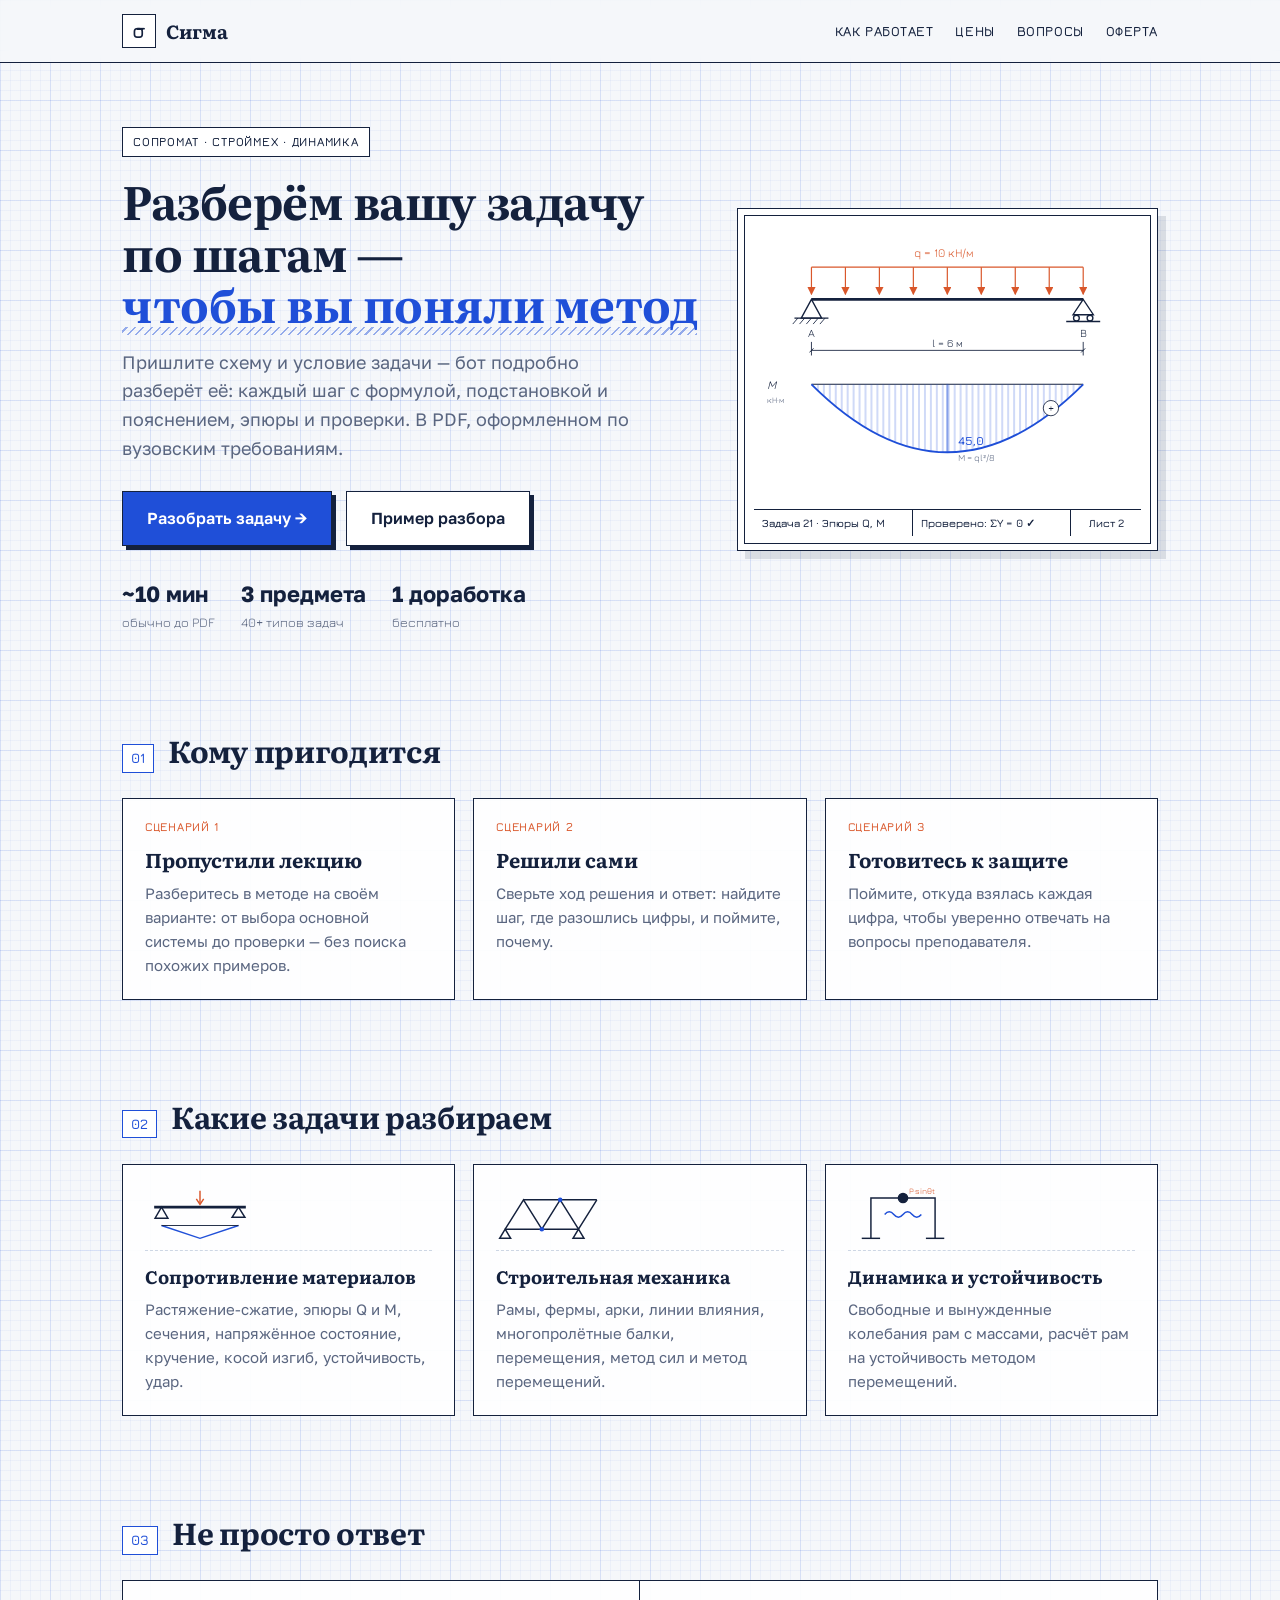
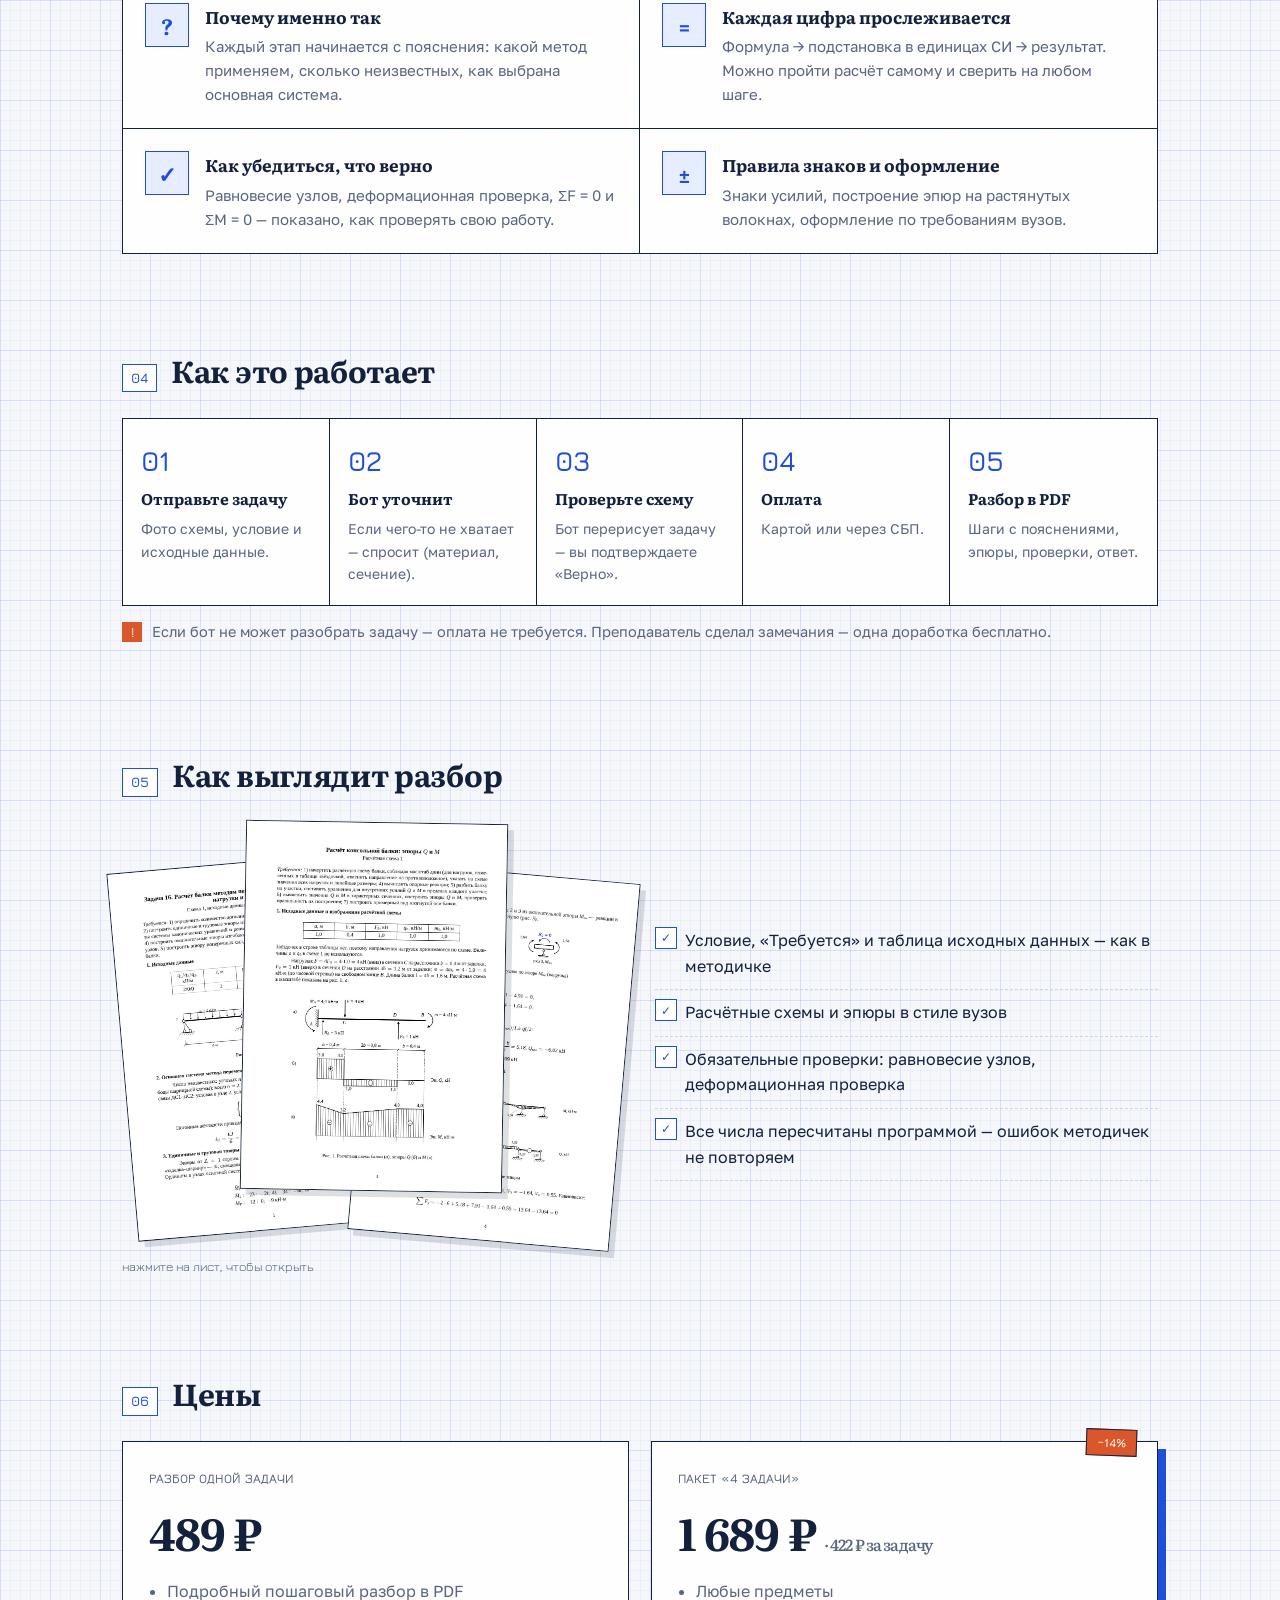
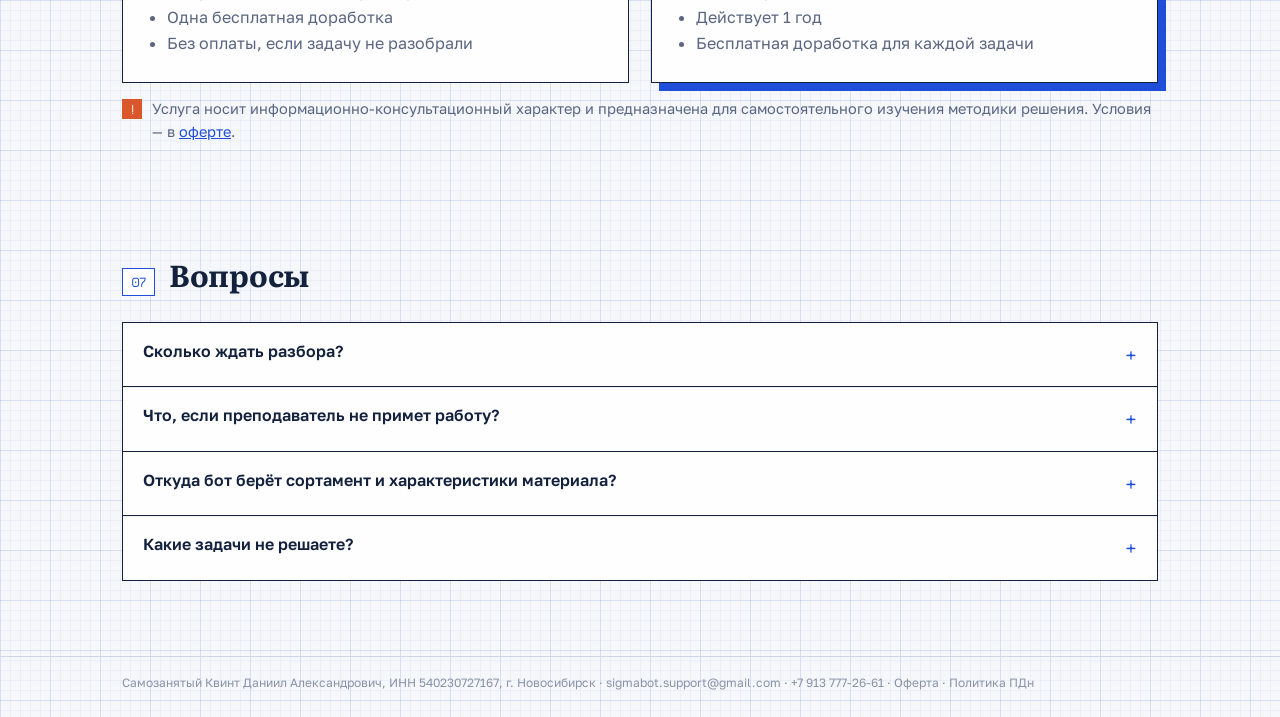
<file: index.html>
<!DOCTYPE html>
<html lang="ru">
<head>
<meta charset="utf-8">
<meta name="viewport" content="width=device-width, initial-scale=1">
<title>Сигма — пошаговые разборы задач по сопромату, строймеху и динамике</title>
<meta name="description" content="Telegram-бот: пошаговый разбор и оформление решения учебных задач по сопротивлению материалов, строительной механике, динамике и устойчивости сооружений в PDF.">
<link rel="stylesheet" href="style.css">
</head>
<body>

<header><div class="wrap">
  <a class="logo" href="#"><span class="sig">σ</span>Сигма</a>
  <nav><a href="#how">Как работает</a><a href="#prices">Цены</a><a href="#faq">Вопросы</a><a href="oferta.html">Оферта</a></nav>
</div></header>

<div class="wrap">
  <!-- HERO -->
  <div class="hero">
    <div>
      <span class="tag">Сопромат · Строймех · Динамика</span>
      <h1>Разберём вашу задачу по шагам — <em>чтобы вы поняли метод</em></h1>
      <p>Пришлите схему и условие задачи — бот подробно разберёт её: каждый шаг с формулой, подстановкой и пояснением, эпюры и проверки. В PDF, оформленном по вузовским требованиям.</p>
      <div class="cta">
        <a class="btn" href="https://t.me/sigma_reshatel_bot">Разобрать задачу →</a>
        <a class="btn ghost" href="#example">Пример разбора</a>
      </div>
      <div class="facts">
        <div><b>~10 мин</b>обычно до PDF</div>
        <div><b>3 предмета</b>40+ типов задач</div>
        <div><b>1 доработка</b>бесплатно</div>
      </div>
    </div>

    <div class="sheet" aria-label="Пример: балка и эпюра изгибающих моментов">
      <svg viewBox="0 0 460 330" fill="none" stroke="#14213d" stroke-width="1.6" font-family="Jura, sans-serif">
        <defs>
          <pattern id="hatch" width="7" height="7" patternUnits="userSpaceOnUse">
            <line x1="0" y1="0" x2="0" y2="7" stroke="#1f4fd8" stroke-width="1"/>
          </pattern>
          <marker id="ah" viewBox="0 0 10 10" refX="9" refY="5" markerWidth="7" markerHeight="7" orient="auto"><path d="M0 0L10 5L0 10z" fill="#d9572b" stroke="none"/></marker>
          <marker id="dim" viewBox="0 0 10 10" refX="5" refY="5" markerWidth="8" markerHeight="8" orient="auto"><path d="M2 8L8 2" stroke="#14213d" stroke-width="1.4"/></marker>
        </defs>

        <!-- load q -->
        <g class="fade f1">
          <line x1="70" y1="52" x2="390" y2="52" stroke="#d9572b"/>
          <g class="arrow" stroke="#d9572b" stroke-width="1.4">
            <line x1="70" y1="52" x2="70" y2="84" marker-end="url(#ah)"/>
            <line x1="110" y1="52" x2="110" y2="84" marker-end="url(#ah)"/>
            <line x1="150" y1="52" x2="150" y2="84" marker-end="url(#ah)"/>
            <line x1="190" y1="52" x2="190" y2="84" marker-end="url(#ah)"/>
            <line x1="230" y1="52" x2="230" y2="84" marker-end="url(#ah)"/>
            <line x1="270" y1="52" x2="270" y2="84" marker-end="url(#ah)"/>
            <line x1="310" y1="52" x2="310" y2="84" marker-end="url(#ah)"/>
            <line x1="350" y1="52" x2="350" y2="84" marker-end="url(#ah)"/>
            <line x1="390" y1="52" x2="390" y2="84" marker-end="url(#ah)"/>
          </g>
          <text x="225" y="40" fill="#d9572b" stroke="none" font-size="14" text-anchor="middle">q = 10 кН/м</text>
        </g>

        <!-- beam -->
        <line class="draw" x1="70" y1="90" x2="390" y2="90" stroke-width="3.2"/>
        <!-- supports -->
        <g class="fade f1">
          <path d="M70 90 L58 112 L82 112 Z" fill="#fff"/>
          <line x1="50" y1="112" x2="90" y2="112"/>
          <path d="M54 112l-6 7M62 112l-6 7M70 112l-6 7M78 112l-6 7M86 112l-6 7" stroke-width="1"/>
          <path d="M390 90 L378 108 L402 108 Z" fill="#fff"/>
          <circle cx="382" cy="112" r="3.4" fill="#fff"/><circle cx="398" cy="112" r="3.4" fill="#fff"/>
          <line x1="370" y1="116" x2="410" y2="116"/>
          <text x="66" y="134" stroke="none" fill="#14213d" font-size="13">A</text>
          <text x="386" y="134" stroke="none" fill="#14213d" font-size="13">B</text>
        </g>
        <!-- dimension -->
        <g class="fade f1" stroke-width="1">
          <line x1="70" y1="140" x2="70" y2="156"/><line x1="390" y1="140" x2="390" y2="156"/>
          <line x1="70" y1="150" x2="390" y2="150" marker-start="url(#dim)" marker-end="url(#dim)"/>
          <text x="230" y="146" stroke="none" fill="#14213d" font-size="12.5" text-anchor="middle">l = 6 м</text>
        </g>

        <!-- M diagram -->
        <line x1="70" y1="190" x2="390" y2="190" stroke-width="1.2"/>
        <path class="draw d2" d="M70 190 Q230 350 390 190" stroke="#1f4fd8" stroke-width="2.2"/>
        <path class="fade f2" d="M70 190 Q230 350 390 190 Z" fill="url(#hatch)" stroke="none" opacity=".55"/>
        <line class="draw d3" x1="230" y1="190" x2="230" y2="270" stroke="#1f4fd8" stroke-width="1.2" stroke-dasharray="4 3"/>
        <g class="fade f3" stroke="none">
          <text x="242" y="262" fill="#1f4fd8" font-size="14" font-weight="600">45,0</text>
          <text x="242" y="280" fill="#5a6680" font-size="11">M = ql²/8</text>
          <text x="18" y="196" fill="#14213d" font-size="14" font-style="italic">M</text>
          <text x="18" y="212" fill="#5a6680" font-size="10">кН·м</text>
          <circle cx="352" cy="218" r="9" fill="#fff" stroke="#14213d" stroke-width="1"/>
          <text x="352" y="222.5" fill="#14213d" font-size="13" text-anchor="middle">+</text>
        </g>
      </svg>
      <div class="stamp"><div>Задача 21 · Эпюры Q, M</div><div>Проверено: ΣY = 0 ✓</div><div>Лист 2</div></div>
    </div>
  </div>

  <!-- WHO -->
  <section id="who">
    <div class="sec-head"><span class="num">01</span><h2>Кому пригодится</h2></div>
    <div class="grid3">
      <div class="card who"><div class="sc">сценарий 1</div><h3>Пропустили лекцию</h3><p>Разберитесь в методе на своём варианте: от выбора основной системы до проверки — без поиска похожих примеров.</p></div>
      <div class="card who"><div class="sc">сценарий 2</div><h3>Решили сами</h3><p>Сверьте ход решения и ответ: найдите шаг, где разошлись цифры, и поймите, почему.</p></div>
      <div class="card who"><div class="sc">сценарий 3</div><h3>Готовитесь к защите</h3><p>Поймите, откуда взялась каждая цифра, чтобы уверенно отвечать на вопросы преподавателя.</p></div>
    </div>
  </section>

  <!-- SUBJECTS -->
  <section id="subjects">
    <div class="sec-head"><span class="num">02</span><h2>Какие задачи разбираем</h2></div>
    <div class="grid3">
      <div class="card">
        <div class="ico"><svg viewBox="0 0 120 60" fill="none" stroke="#14213d" stroke-width="1.6">
          <line x1="10" y1="22" x2="110" y2="22" stroke-width="3"/>
          <path d="M18 22l-7 12h14z" fill="#fff"/><path d="M102 22l-7 11h14z" fill="#fff"/>
          <path d="M60 4v14" stroke="#d9572b"/><path d="M56 13l4 6 4-6" stroke="#d9572b"/>
          <path d="M18 42 L60 56 L102 42" stroke="#1f4fd8"/><line x1="18" y1="42" x2="102" y2="42" stroke-width="1"/>
        </svg></div>
        <h3>Сопротивление материалов</h3>
        <p>Растяжение-сжатие, эпюры Q и M, сечения, напряжённое состояние, кручение, косой изгиб, устойчивость, удар.</p>
      </div>
      <div class="card">
        <div class="ico"><svg viewBox="0 0 120 60" fill="none" stroke="#14213d" stroke-width="1.6">
          <path d="M10 46 L30 14 L50 46 L70 14 L90 46 L110 14"/>
          <line x1="10" y1="46" x2="90" y2="46"/><line x1="30" y1="14" x2="110" y2="14"/>
          <path d="M10 46l-6 10h12z" fill="#fff"/><path d="M90 46l-6 10h12z" fill="#fff"/>
          <circle cx="50" cy="46" r="2.5" fill="#1f4fd8" stroke="none"/><circle cx="70" cy="14" r="2.5" fill="#1f4fd8" stroke="none"/>
        </svg></div>
        <h3>Строительная механика</h3>
        <p>Рамы, фермы, арки, линии влияния, многопролётные балки, перемещения, метод сил и метод перемещений.</p>
      </div>
      <div class="card">
        <div class="ico"><svg viewBox="0 0 120 60" fill="none" stroke="#14213d" stroke-width="1.6">
          <path d="M25 56 V12 H95 V56"/><line x1="15" y1="56" x2="35" y2="56"/><line x1="85" y1="56" x2="105" y2="56"/>
          <circle cx="60" cy="12" r="5" fill="#14213d"/>
          <path d="M40 30 q5 -6 10 0 t10 0 t10 0 t10 0" stroke="#1f4fd8"/>
          <text x="66" y="8" font-size="9" fill="#d9572b" stroke="none" font-family="Jura">P·sinθt</text>
        </svg></div>
        <h3>Динамика и устойчивость</h3>
        <p>Свободные и вынужденные колебания рам с массами, расчёт рам на устойчивость методом перемещений.</p>
      </div>
    </div>
  </section>

  <!-- WHY -->
  <section id="why">
    <div class="sec-head"><span class="num">03</span><h2>Не просто ответ</h2></div>
    <div class="why">
      <div class="why-item"><div class="wi">?</div><div><h3>Почему именно так</h3><p>Каждый этап начинается с пояснения: какой метод применяем, сколько неизвестных, как выбрана основная система.</p></div></div>
      <div class="why-item"><div class="wi">=</div><div><h3>Каждая цифра прослеживается</h3><p>Формула → подстановка в единицах СИ → результат. Можно пройти расчёт самому и сверить на любом шаге.</p></div></div>
      <div class="why-item"><div class="wi">✓</div><div><h3>Как убедиться, что верно</h3><p>Равновесие узлов, деформационная проверка, ΣF&nbsp;=&nbsp;0 и ΣM&nbsp;=&nbsp;0 — показано, как проверять свою работу.</p></div></div>
      <div class="why-item"><div class="wi">±</div><div><h3>Правила знаков и оформление</h3><p>Знаки усилий, построение эпюр на растянутых волокнах, оформление по требованиям вузов.</p></div></div>
    </div>
  </section>

  <!-- HOW -->
  <section id="how">
    <div class="sec-head"><span class="num">04</span><h2>Как это работает</h2></div>
    <div class="steps">
      <div class="step"><div class="n">01</div><h4>Отправьте задачу</h4><p>Фото схемы, условие и исходные данные.</p></div>
      <div class="step"><div class="n">02</div><h4>Бот уточнит</h4><p>Если чего-то не хватает — спросит (материал, сечение).</p></div>
      <div class="step"><div class="n">03</div><h4>Проверьте схему</h4><p>Бот перерисует задачу — вы подтверждаете «Верно».</p></div>
      <div class="step"><div class="n">04</div><h4>Оплата</h4><p>Картой или через СБП.</p></div>
      <div class="step"><div class="n">05</div><h4>Разбор в PDF</h4><p>Шаги с пояснениями, эпюры, проверки, ответ.</p></div>
    </div>
    <p class="note"><span>Если бот не может разобрать задачу — оплата не требуется. Преподаватель сделал замечания — одна доработка бесплатно.</span></p>
  </section>

  <!-- EXAMPLE -->
  <section id="example">
    <div class="sec-head"><span class="num">05</span><h2>Как выглядит разбор</h2></div>
    <div class="example">
      <div class="pages">
        <a class="page" href="img/primer1.jpg" target="_blank" title="Строймех: балка методом перемещений — условие и схема"><img src="img/primer1.jpg" alt="Страница разбора: задача 16, расчёт балки методом перемещений, исходные данные и схема" loading="lazy"></a>
        <a class="page" href="img/primer3.jpg" target="_blank" title="Сопромат: консольная балка — эпюры Q и M"><img src="img/primer3.jpg" alt="Страница разбора: консольная балка, эпюры Q и M" loading="lazy"></a>
        <a class="page" href="img/primer2.jpg" target="_blank" title="Строймех: проверки равновесия и окончательные эпюры"><img src="img/primer2.jpg" alt="Страница разбора: проверка равновесия узлов и окончательные эпюры" loading="lazy"></a>
        <span class="hint">нажмите на лист, чтобы открыть</span>
      </div>
      <ul class="list">
        <li>Условие, «Требуется» и таблица исходных данных — как в методичке</li>
        <li>Расчётные схемы и эпюры в стиле вузов</li>
        <li>Обязательные проверки: равновесие узлов, деформационная проверка</li>
        <li>Все числа пересчитаны программой — ошибок методичек не повторяем</li>
      </ul>
    </div>
  </section>

  <!-- PRICES -->
  <section id="prices">
    <div class="sec-head"><span class="num">06</span><h2>Цены</h2></div>
    <div class="prices">
      <div class="price-card">
        <div class="mono" style="color:var(--muted);font-size:13px">РАЗБОР ОДНОЙ ЗАДАЧИ</div>
        <div class="price">489 ₽</div>
        <ul><li>Подробный пошаговый разбор в PDF</li><li>Одна бесплатная доработка</li><li>Без оплаты, если задачу не разобрали</li></ul>
      </div>
      <div class="price-card hl">
        <span class="badge">−14%</span>
        <div class="mono" style="color:var(--muted);font-size:13px">ПАКЕТ «4 ЗАДАЧИ»</div>
        <div class="price">1 689 ₽ <small>· 422 ₽ за задачу</small></div>
        <ul><li>Любые предметы</li><li>Действует 1 год</li><li>Бесплатная доработка для каждой задачи</li></ul>
      </div>
    </div>
    <p class="note"><span>Услуга носит информационно-консультационный характер и предназначена для самостоятельного изучения методики решения. Условия — в <a href="oferta.html">оферте</a>.</span></p>
  </section>

  <!-- FAQ -->
  <section id="faq">
    <div class="sec-head"><span class="num">07</span><h2>Вопросы</h2></div>
    <details><summary>Сколько ждать разбора?</summary><p>Обычно 5–15 минут после оплаты. По оферте — не дольше 24 часов.</p></details>
    <details><summary>Что, если преподаватель не примет работу?</summary><p>Нажмите в боте «Работу не приняли» и пришлите замечания. Одна доработка бесплатна; если ошибка в расчёте подтвердится и после доработки — вернём деньги по заявке.</p></details>
    <details><summary>Откуда бот берёт сортамент и характеристики материала?</summary><p>Только из ваших данных: у разных преподавателей разные таблицы. Если чего-то нет в условии — бот спросит.</p></details>
    <details><summary>Какие задачи не решаете?</summary><p>Если тип задачи не поддерживается или схема не читается, бот сообщит об этом до оплаты.</p></details>
  </section>
</div>

<footer><div class="wrap"><p class="legal">Самозанятый Квинт Даниил Александрович, ИНН 540230727167, г. Новосибирск · <a href="mailto:sigmabot.support@gmail.com">sigmabot.support@gmail.com</a> · <a href="tel:+79137772661">+7 913 777-26-61</a> · <a href="oferta.html">Оферта</a> · <a href="privacy.html">Политика ПДн</a></p></div></footer>

<a class="btn sticky-cta" href="https://t.me/sigma_reshatel_bot">Разобрать задачу в Telegram →</a>
</body>
</html>
</file>
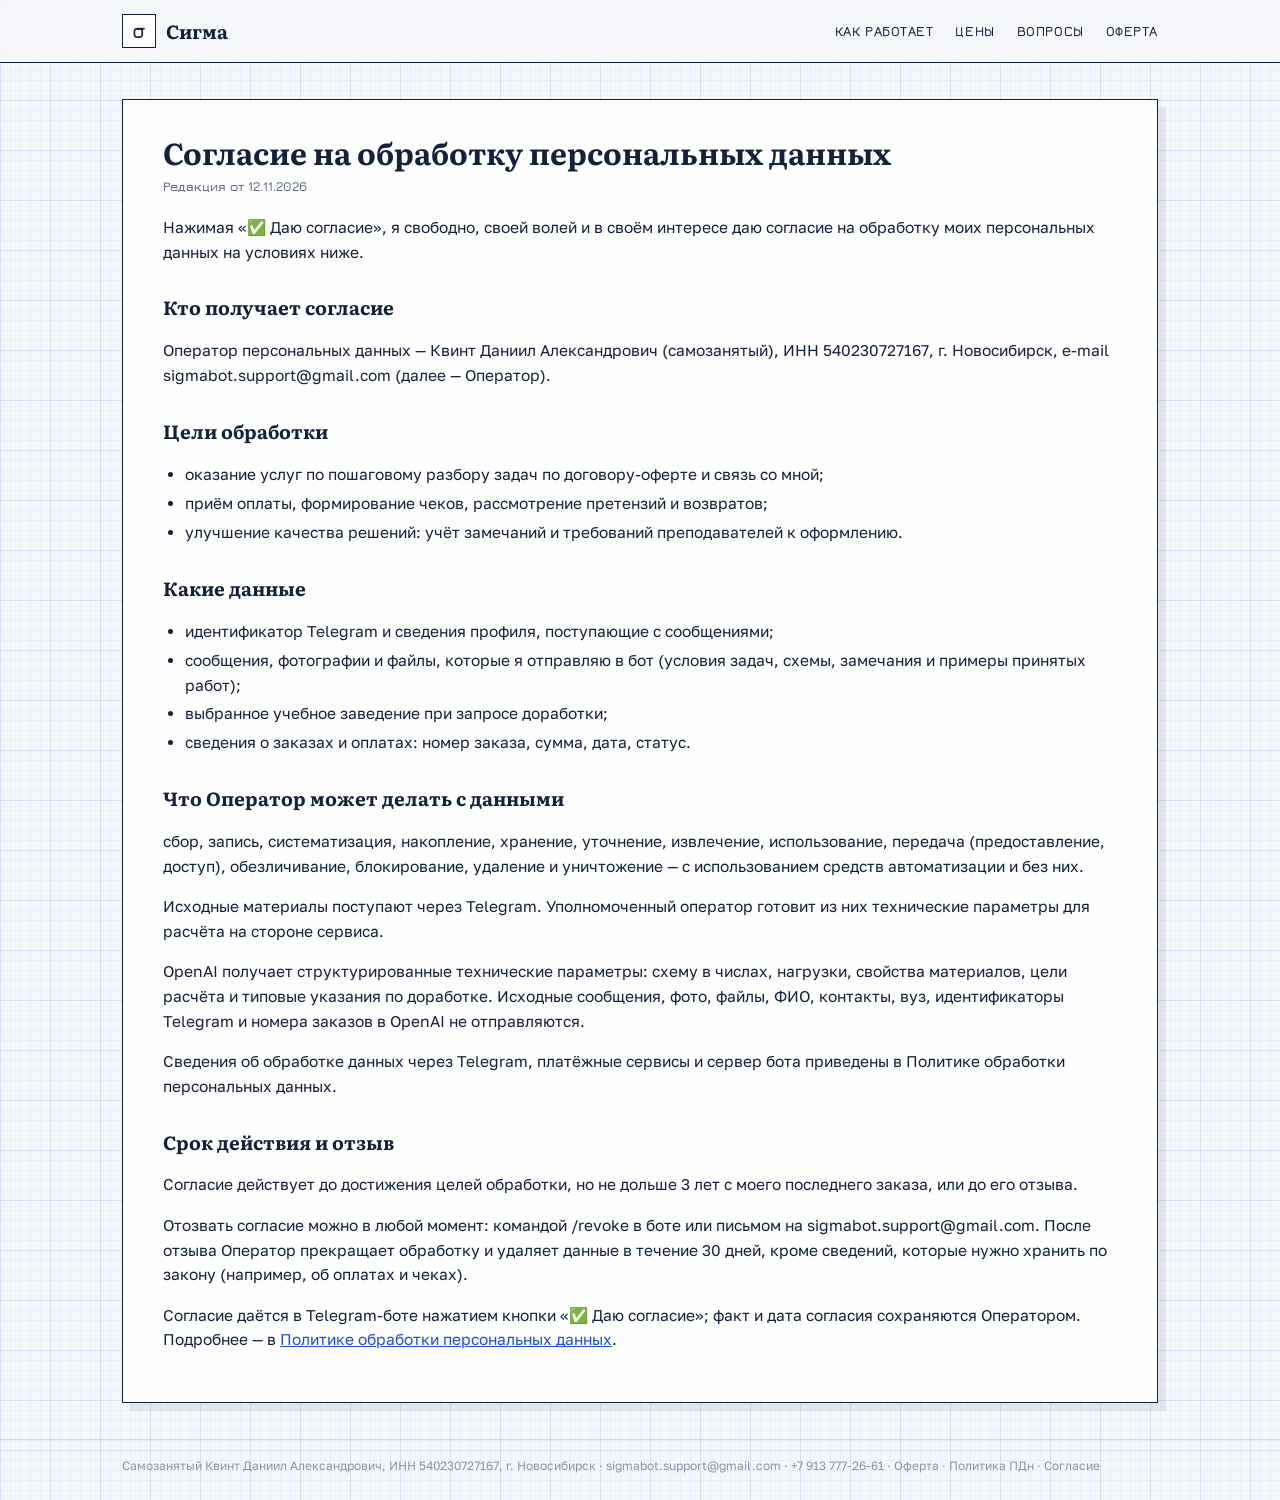
<file: consent.html>
<!DOCTYPE html>
<html lang="ru">
<head>
<meta charset="utf-8">
<meta name="viewport" content="width=device-width, initial-scale=1">
<title>Согласие на обработку персональных данных — Сигма</title>
<link rel="stylesheet" href="style.css">
</head>
<body>
<header><div class="wrap">
  <a class="logo" href="index.html"><span class="sig">σ</span>Сигма</a>
  <nav><a href="index.html#how">Как работает</a><a href="index.html#prices">Цены</a><a href="index.html#faq">Вопросы</a><a href="oferta.html">Оферта</a></nav>
</div></header>

<div class="wrap"><div class="doc">
<h1>Согласие на обработку персональных данных</h1>
<p class="note">Редакция от 12.11.2026</p>
<p>Нажимая «✅ Даю согласие», я свободно, своей волей и в своём интересе даю согласие на обработку моих персональных данных на условиях ниже.</p>
<h2>Кто получает согласие</h2>
<p>Оператор персональных данных — Квинт Даниил Александрович (самозанятый), ИНН 540230727167, г. Новосибирск, e-mail sigmabot.support@gmail.com (далее — Оператор).</p>
<h2>Цели обработки</h2>
<ul><li>оказание услуг по пошаговому разбору задач по договору-оферте и связь со мной;</li><li>приём оплаты, формирование чеков, рассмотрение претензий и возвратов;</li><li>улучшение качества решений: учёт замечаний и требований преподавателей к оформлению.</li></ul>
<h2>Какие данные</h2>
<ul><li>идентификатор Telegram и сведения профиля, поступающие с сообщениями;</li><li>сообщения, фотографии и файлы, которые я отправляю в бот (условия задач, схемы, замечания и примеры принятых работ);</li><li>выбранное учебное заведение при запросе доработки;</li><li>сведения о заказах и оплатах: номер заказа, сумма, дата, статус.</li></ul>
<h2>Что Оператор может делать с данными</h2>
<p>сбор, запись, систематизация, накопление, хранение, уточнение, извлечение, использование, передача (предоставление, доступ), обезличивание, блокирование, удаление и уничтожение — с использованием средств автоматизации и без них.</p>
<p>Исходные материалы поступают через Telegram. Уполномоченный оператор готовит из них технические параметры для расчёта на стороне сервиса.</p>
<p>OpenAI получает структурированные технические параметры: схему в числах, нагрузки, свойства материалов, цели расчёта и типовые указания по доработке. Исходные сообщения, фото, файлы, ФИО, контакты, вуз, идентификаторы Telegram и номера заказов в OpenAI не отправляются.</p>
<p>Сведения об обработке данных через Telegram, платёжные сервисы и сервер бота приведены в Политике обработки персональных данных.</p>
<h2>Срок действия и отзыв</h2>
<p>Согласие действует до достижения целей обработки, но не дольше 3 лет с моего последнего заказа, или до его отзыва.</p>
<p>Отозвать согласие можно в любой момент: командой /revoke в боте или письмом на sigmabot.support@gmail.com. После отзыва Оператор прекращает обработку и удаляет данные в течение 30 дней, кроме сведений, которые нужно хранить по закону (например, об оплатах и чеках).</p>
<p>Согласие даётся в Telegram-боте нажатием кнопки «✅ Даю согласие»; факт и дата согласия сохраняются Оператором. Подробнее — в <a href="privacy.html">Политике обработки персональных данных</a>.</p>
</div></div>

<footer><div class="wrap"><p class="legal">Самозанятый Квинт Даниил Александрович, ИНН 540230727167, г. Новосибирск · <a href="mailto:sigmabot.support@gmail.com">sigmabot.support@gmail.com</a> · <a href="tel:+79137772661">+7 913 777-26-61</a> · <a href="oferta.html">Оферта</a> · <a href="privacy.html">Политика ПДн</a> · <a href="consent.html">Согласие</a></p></div></footer>
</body>
</html>
</file>
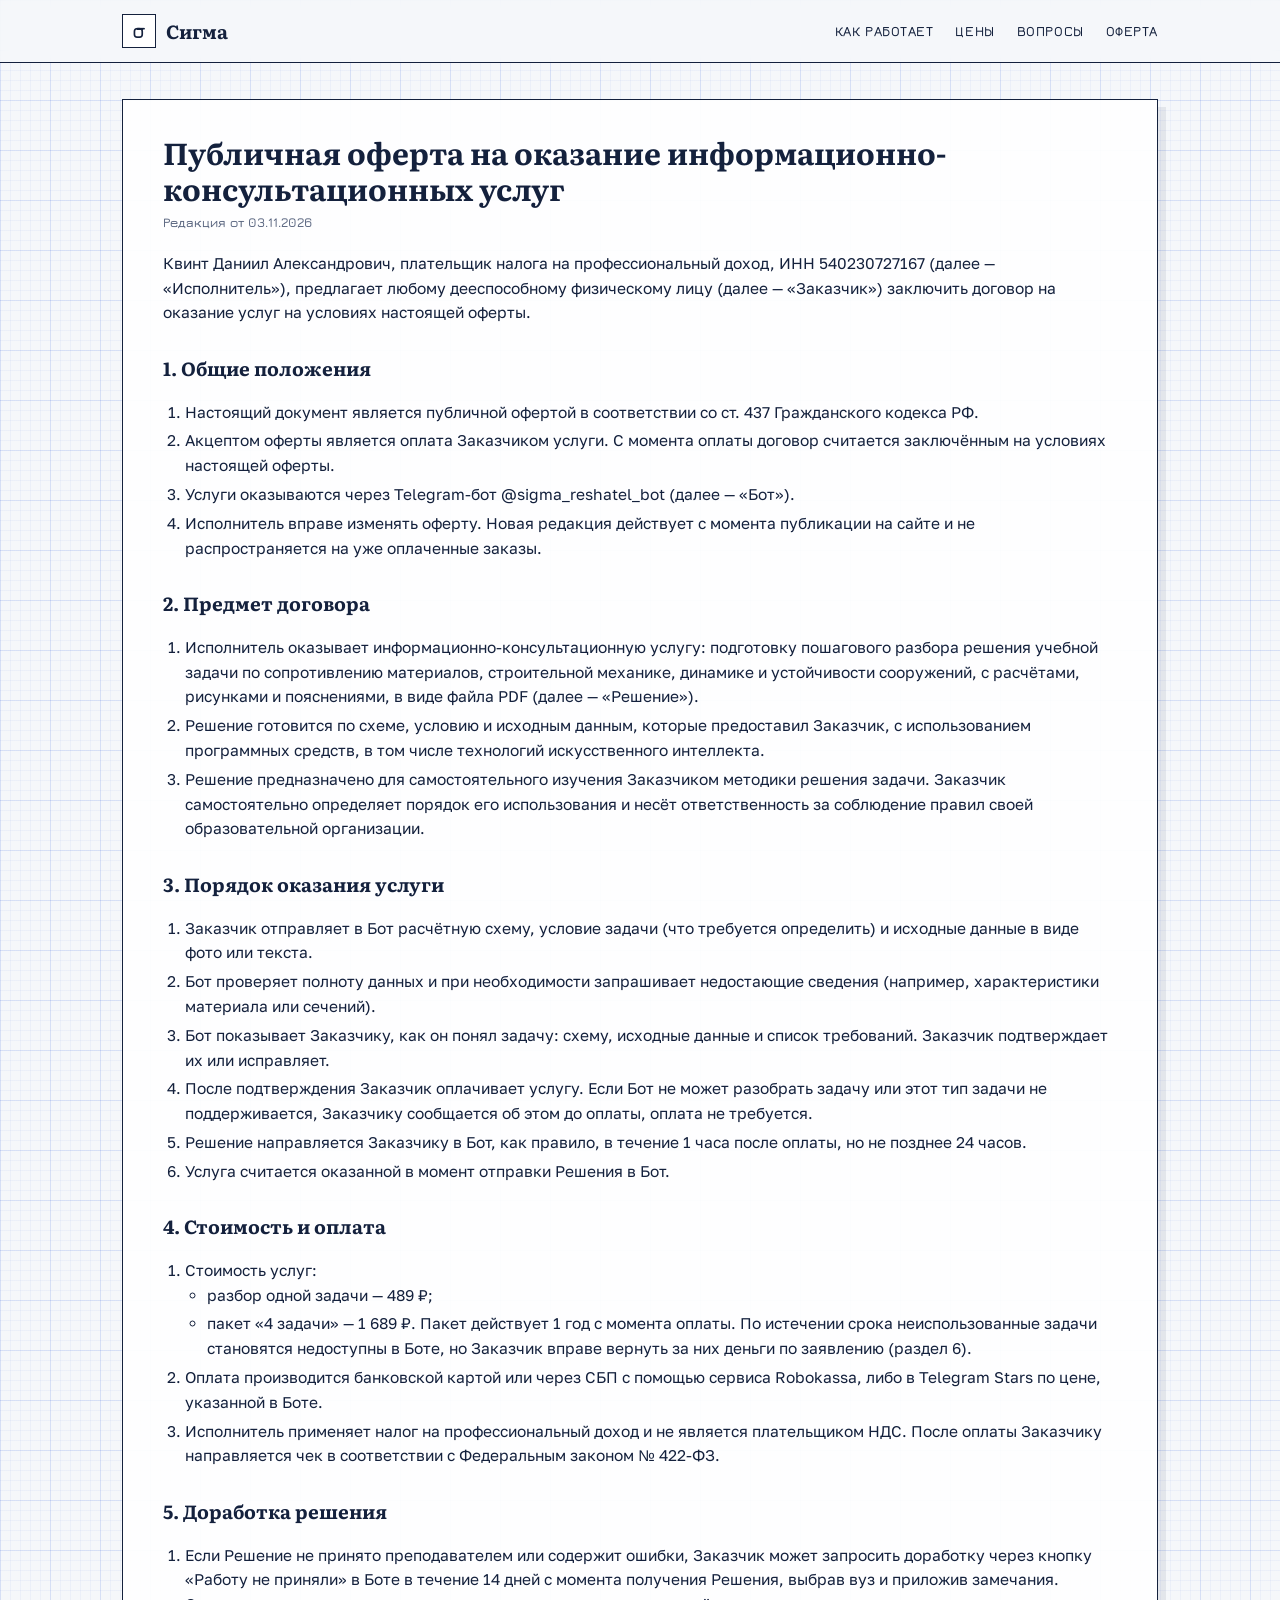
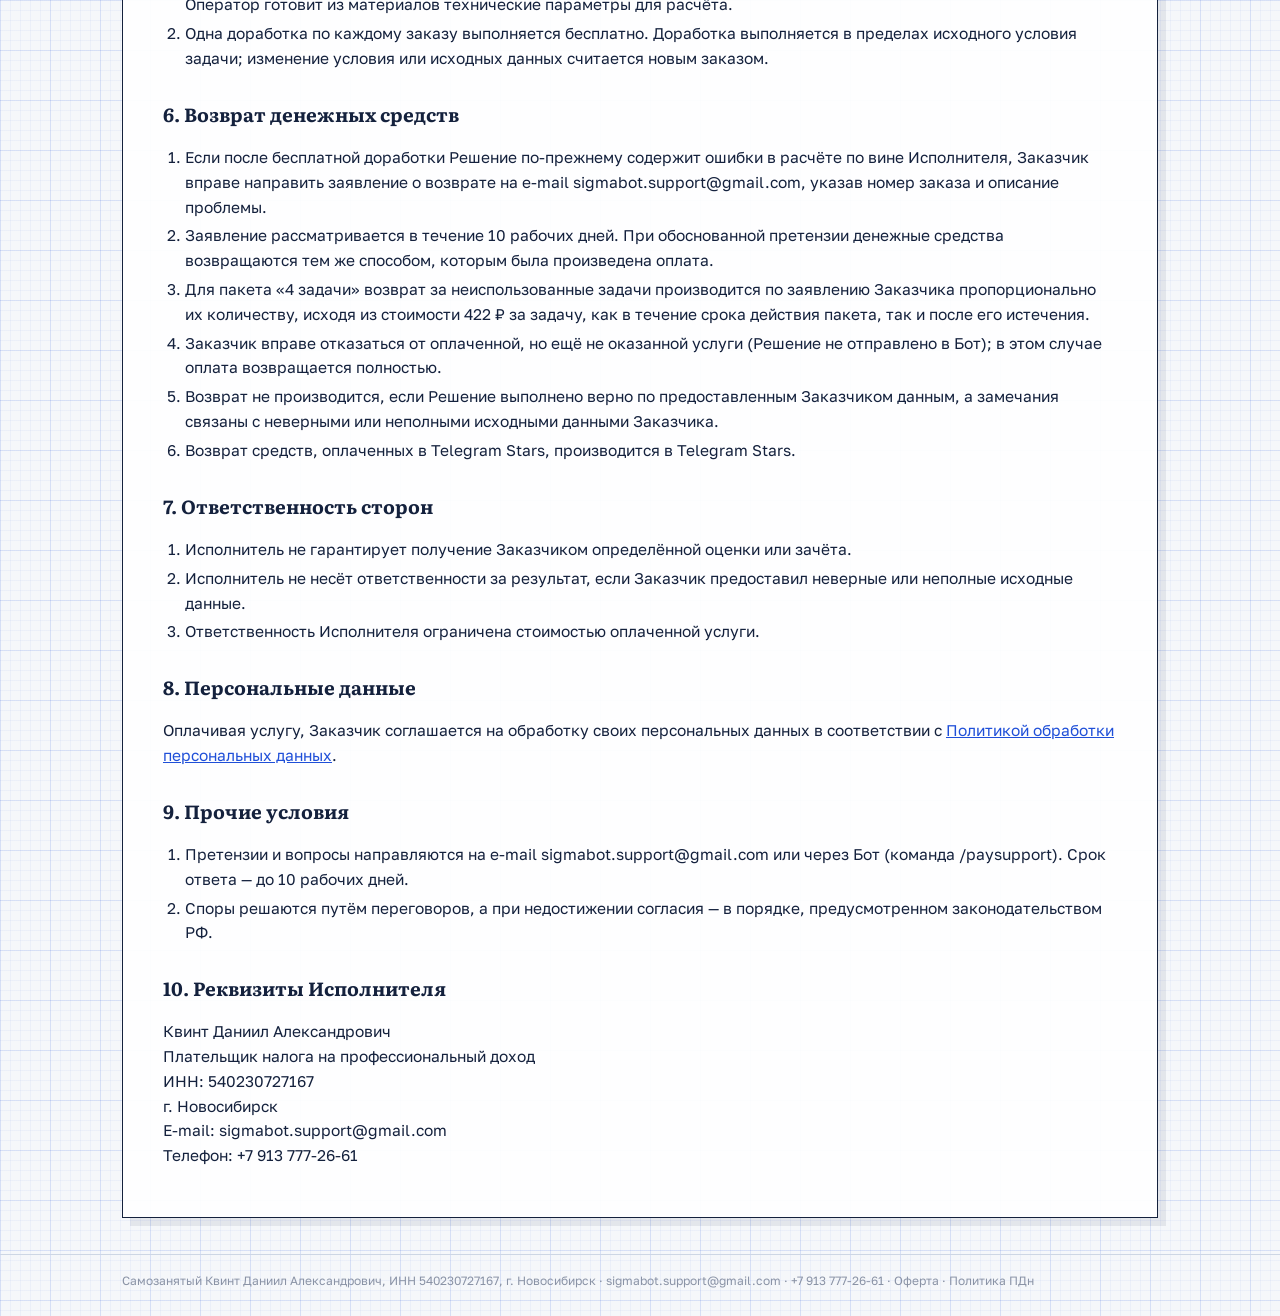
<file: oferta.html>
<!DOCTYPE html>
<html lang="ru">
<head>
<meta charset="utf-8">
<meta name="viewport" content="width=device-width, initial-scale=1">
<title>Публичная оферта — Сигма</title>
<link rel="stylesheet" href="style.css">
</head>
<body>
<header><div class="wrap">
  <a class="logo" href="index.html"><span class="sig">σ</span>Сигма</a>
  <nav><a href="index.html#how">Как работает</a><a href="index.html#prices">Цены</a><a href="index.html#faq">Вопросы</a><a href="oferta.html">Оферта</a></nav>
</div></header>

<div class="wrap"><div class="doc">
<h1>Публичная оферта на оказание информационно-консультационных услуг</h1>
<p class="note">Редакция от 03.11.2026</p>

<p>Квинт Даниил Александрович, плательщик налога на профессиональный доход, ИНН 540230727167 (далее — «Исполнитель»), предлагает любому дееспособному физическому лицу (далее — «Заказчик») заключить договор на оказание услуг на условиях настоящей оферты.</p>

<h2>1. Общие положения</h2>
<ol>
<li>Настоящий документ является публичной офертой в соответствии со ст. 437 Гражданского кодекса РФ.</li>
<li>Акцептом оферты является оплата Заказчиком услуги. С момента оплаты договор считается заключённым на условиях настоящей оферты.</li>
<li>Услуги оказываются через Telegram-бот @sigma_reshatel_bot (далее — «Бот»).</li>
<li>Исполнитель вправе изменять оферту. Новая редакция действует с момента публикации на сайте и не распространяется на уже оплаченные заказы.</li>
</ol>

<h2>2. Предмет договора</h2>
<ol>
<li>Исполнитель оказывает информационно-консультационную услугу: подготовку пошагового разбора решения учебной задачи по сопротивлению материалов, строительной механике, динамике и устойчивости сооружений, с расчётами, рисунками и пояснениями, в виде файла PDF (далее — «Решение»).</li>
<li>Решение готовится по схеме, условию и исходным данным, которые предоставил Заказчик, с использованием программных средств, в том числе технологий искусственного интеллекта.</li>
<li>Решение предназначено для самостоятельного изучения Заказчиком методики решения задачи. Заказчик самостоятельно определяет порядок его использования и несёт ответственность за соблюдение правил своей образовательной организации.</li>
</ol>

<h2>3. Порядок оказания услуги</h2>
<ol>
<li>Заказчик отправляет в Бот расчётную схему, условие задачи (что требуется определить) и исходные данные в виде фото или текста.</li>
<li>Бот проверяет полноту данных и при необходимости запрашивает недостающие сведения (например, характеристики материала или сечений).</li>
<li>Бот показывает Заказчику, как он понял задачу: схему, исходные данные и список требований. Заказчик подтверждает их или исправляет.</li>
<li>После подтверждения Заказчик оплачивает услугу. Если Бот не может разобрать задачу или этот тип задачи не поддерживается, Заказчику сообщается об этом до оплаты, оплата не требуется.</li>
<li>Решение направляется Заказчику в Бот, как правило, в течение 1 часа после оплаты, но не позднее 24 часов.</li>
<li>Услуга считается оказанной в момент отправки Решения в Бот.</li>
</ol>

<h2>4. Стоимость и оплата</h2>
<ol>
<li>Стоимость услуг:
  <ul>
  <li>разбор одной задачи — 489 ₽;</li>
  <li>пакет «4 задачи» — 1 689 ₽. Пакет действует 1 год с момента оплаты. По истечении срока неиспользованные задачи становятся недоступны в Боте, но Заказчик вправе вернуть за них деньги по заявлению (раздел 6).</li>
  </ul>
</li>
<li>Оплата производится банковской картой или через СБП с помощью сервиса Robokassa, либо в Telegram Stars по цене, указанной в Боте.</li>
<li>Исполнитель применяет налог на профессиональный доход и не является плательщиком НДС. После оплаты Заказчику направляется чек в соответствии с Федеральным законом № 422-ФЗ.</li>
</ol>

<h2>5. Доработка решения</h2>
<ol>
<li>Если Решение не принято преподавателем или содержит ошибки, Заказчик может запросить доработку через кнопку «Работу не приняли» в Боте в течение 14 дней с момента получения Решения, выбрав вуз и приложив замечания. Оператор готовит из материалов технические параметры для расчёта.</li>
<li>Одна доработка по каждому заказу выполняется бесплатно. Доработка выполняется в пределах исходного условия задачи; изменение условия или исходных данных считается новым заказом.</li>
</ol>

<h2>6. Возврат денежных средств</h2>
<ol>
<li>Если после бесплатной доработки Решение по-прежнему содержит ошибки в расчёте по вине Исполнителя, Заказчик вправе направить заявление о возврате на e-mail sigmabot.support@gmail.com, указав номер заказа и описание проблемы.</li>
<li>Заявление рассматривается в течение 10 рабочих дней. При обоснованной претензии денежные средства возвращаются тем же способом, которым была произведена оплата.</li>
<li>Для пакета «4 задачи» возврат за неиспользованные задачи производится по заявлению Заказчика пропорционально их количеству, исходя из стоимости 422 ₽ за задачу, как в течение срока действия пакета, так и после его истечения.</li>
<li>Заказчик вправе отказаться от оплаченной, но ещё не оказанной услуги (Решение не отправлено в Бот); в этом случае оплата возвращается полностью.</li>
<li>Возврат не производится, если Решение выполнено верно по предоставленным Заказчиком данным, а замечания связаны с неверными или неполными исходными данными Заказчика.</li>
<li>Возврат средств, оплаченных в Telegram Stars, производится в Telegram Stars.</li>
</ol>

<h2>7. Ответственность сторон</h2>
<ol>
<li>Исполнитель не гарантирует получение Заказчиком определённой оценки или зачёта.</li>
<li>Исполнитель не несёт ответственности за результат, если Заказчик предоставил неверные или неполные исходные данные.</li>
<li>Ответственность Исполнителя ограничена стоимостью оплаченной услуги.</li>
</ol>

<h2>8. Персональные данные</h2>
<p>Оплачивая услугу, Заказчик соглашается на обработку своих персональных данных в соответствии с <a href="privacy.html">Политикой обработки персональных данных</a>.</p>

<h2>9. Прочие условия</h2>
<ol>
<li>Претензии и вопросы направляются на e-mail sigmabot.support@gmail.com или через Бот (команда /paysupport). Срок ответа — до 10 рабочих дней.</li>
<li>Споры решаются путём переговоров, а при недостижении согласия — в порядке, предусмотренном законодательством РФ.</li>
</ol>

<h2>10. Реквизиты Исполнителя</h2>
<p>Квинт Даниил Александрович<br>
Плательщик налога на профессиональный доход<br>
ИНН: 540230727167<br>
г. Новосибирск<br>
E-mail: sigmabot.support@gmail.com<br>
Телефон: +7 913 777-26-61</p>
</div></div>

<footer><div class="wrap"><p class="legal">Самозанятый Квинт Даниил Александрович, ИНН 540230727167, г. Новосибирск · <a href="mailto:sigmabot.support@gmail.com">sigmabot.support@gmail.com</a> · <a href="tel:+79137772661">+7 913 777-26-61</a> · <a href="oferta.html">Оферта</a> · <a href="privacy.html">Политика ПДн</a></p></div></footer>
</body>
</html>
</file>
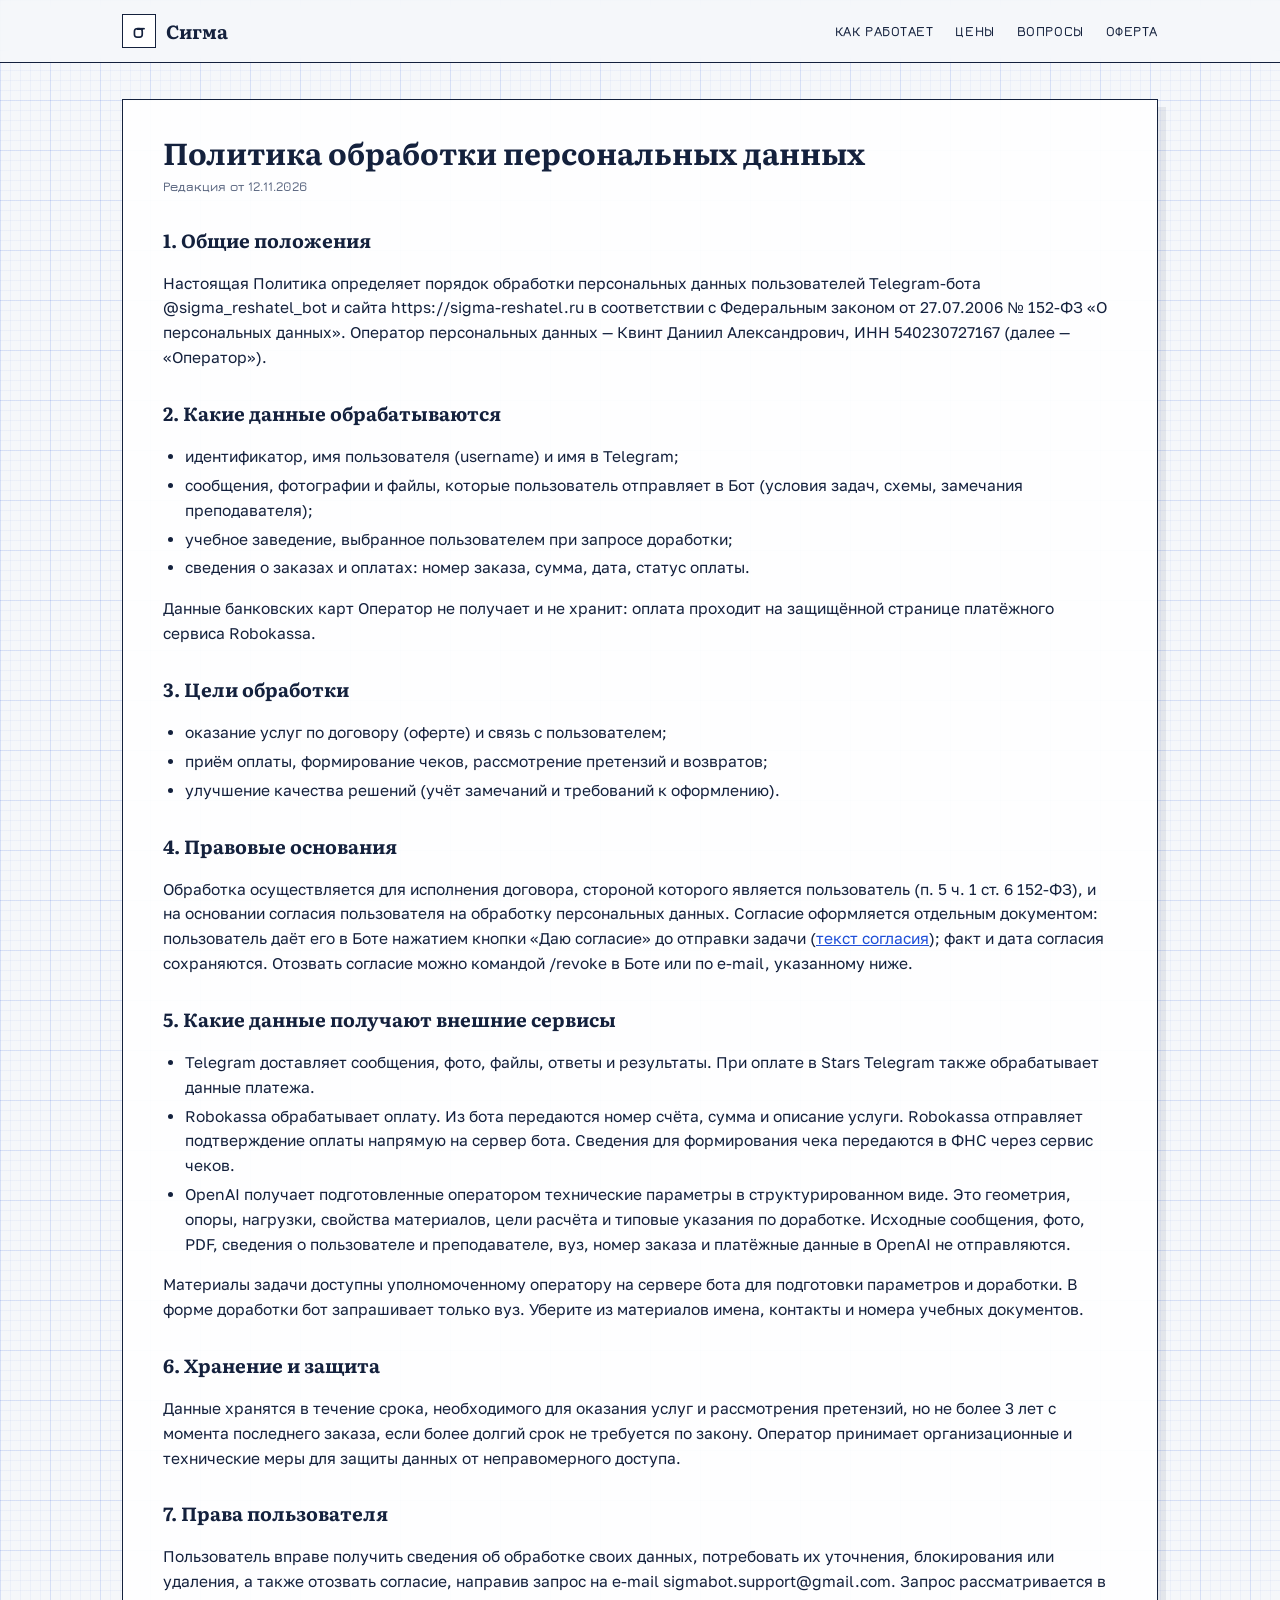
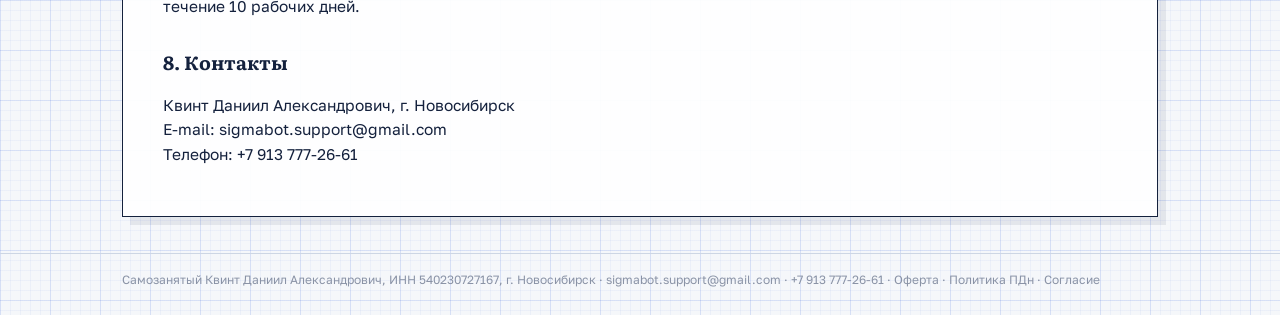
<file: privacy.html>
<!DOCTYPE html>
<html lang="ru">
<head>
<meta charset="utf-8">
<meta name="viewport" content="width=device-width, initial-scale=1">
<title>Политика обработки персональных данных — Сигма</title>
<link rel="stylesheet" href="style.css">
</head>
<body>
<header><div class="wrap">
  <a class="logo" href="index.html"><span class="sig">σ</span>Сигма</a>
  <nav><a href="index.html#how">Как работает</a><a href="index.html#prices">Цены</a><a href="index.html#faq">Вопросы</a><a href="oferta.html">Оферта</a></nav>
</div></header>

<div class="wrap"><div class="doc">
<h1>Политика обработки персональных данных</h1>
<p class="note">Редакция от 12.11.2026</p>

<h2>1. Общие положения</h2>
<p>Настоящая Политика определяет порядок обработки персональных данных пользователей Telegram-бота @sigma_reshatel_bot и сайта https://sigma-reshatel.ru в соответствии с Федеральным законом от 27.07.2006 № 152-ФЗ «О персональных данных». Оператор персональных данных — Квинт Даниил Александрович, ИНН 540230727167 (далее — «Оператор»).</p>

<h2>2. Какие данные обрабатываются</h2>
<ul>
<li>идентификатор, имя пользователя (username) и имя в Telegram;</li>
<li>сообщения, фотографии и файлы, которые пользователь отправляет в Бот (условия задач, схемы, замечания преподавателя);</li>
<li>учебное заведение, выбранное пользователем при запросе доработки;</li>
<li>сведения о заказах и оплатах: номер заказа, сумма, дата, статус оплаты.</li>
</ul>
<p>Данные банковских карт Оператор не получает и не хранит: оплата проходит на защищённой странице платёжного сервиса Robokassa.</p>

<h2>3. Цели обработки</h2>
<ul>
<li>оказание услуг по договору (оферте) и связь с пользователем;</li>
<li>приём оплаты, формирование чеков, рассмотрение претензий и возвратов;</li>
<li>улучшение качества решений (учёт замечаний и требований к оформлению).</li>
</ul>

<h2>4. Правовые основания</h2>
<p>Обработка осуществляется для исполнения договора, стороной которого является пользователь (п. 5 ч. 1 ст. 6 152-ФЗ), и на основании согласия пользователя на обработку персональных данных. Согласие оформляется отдельным документом: пользователь даёт его в Боте нажатием кнопки «Даю согласие» до отправки задачи (<a href="consent.html">текст согласия</a>); факт и дата согласия сохраняются. Отозвать согласие можно командой /revoke в Боте или по e-mail, указанному ниже.</p>

<h2>5. Какие данные получают внешние сервисы</h2>
<ul>
<li>Telegram доставляет сообщения, фото, файлы, ответы и результаты.
При оплате в Stars Telegram также обрабатывает данные платежа.</li>
<li>Robokassa обрабатывает оплату. Из бота передаются номер счёта, сумма и описание услуги.
Robokassa отправляет подтверждение оплаты напрямую на сервер бота.
Сведения для формирования чека передаются в ФНС через сервис чеков.</li>
<li>OpenAI получает подготовленные оператором технические параметры в структурированном виде.
Это геометрия, опоры, нагрузки, свойства материалов, цели расчёта и типовые указания по доработке.
Исходные сообщения, фото, PDF, сведения о пользователе и преподавателе, вуз, номер заказа
и платёжные данные в OpenAI не отправляются.</li>
</ul>
<p>Материалы задачи доступны уполномоченному оператору на сервере бота для подготовки параметров и доработки.
В форме доработки бот запрашивает только вуз. Уберите из материалов имена, контакты и номера учебных документов.</p>
<h2>6. Хранение и защита</h2>
<p>Данные хранятся в течение срока, необходимого для оказания услуг и рассмотрения претензий, но не более 3 лет с момента последнего заказа, если более долгий срок не требуется по закону. Оператор принимает организационные и технические меры для защиты данных от неправомерного доступа.</p>

<h2>7. Права пользователя</h2>
<p>Пользователь вправе получить сведения об обработке своих данных, потребовать их уточнения, блокирования или удаления, а также отозвать согласие, направив запрос на e-mail sigmabot.support@gmail.com. Запрос рассматривается в течение 10 рабочих дней.</p>

<h2>8. Контакты</h2>
<p>Квинт Даниил Александрович, г. Новосибирск<br>E-mail: sigmabot.support@gmail.com<br>Телефон: +7 913 777-26-61</p>
</div></div>

<footer><div class="wrap"><p class="legal">Самозанятый Квинт Даниил Александрович, ИНН 540230727167, г. Новосибирск · <a href="mailto:sigmabot.support@gmail.com">sigmabot.support@gmail.com</a> · <a href="tel:+79137772661">+7 913 777-26-61</a> · <a href="oferta.html">Оферта</a> · <a href="privacy.html">Политика ПДн</a> · <a href="consent.html">Согласие</a></p></div></footer>
</body>
</html>
</file>
<file: style.css>
@font-face{font-family:"Literata";src:url("fonts/literata.woff") format("woff");font-weight:200 900;font-display:swap}
@font-face{font-family:"Golos Text";src:url("fonts/golos.woff") format("woff");font-weight:400 900;font-display:swap}
@font-face{font-family:"Jura";src:url("fonts/jura.woff") format("woff");font-weight:300 700;font-display:swap}
:root{
  --paper:#f5f7fa; --ink:#14213d; --muted:#5a6680; --blue:#1f4fd8; --blue-soft:#e6edff;
  --load:#d9572b; --line:#cdd6e4; --card:#ffffffee;
  --mono:Jura,"Segoe UI",sans-serif; --sans:"Golos Text",-apple-system,"Segoe UI",Roboto,Arial,sans-serif; --serif:Literata,Georgia,serif;
}
*{box-sizing:border-box}
html{scroll-behavior:smooth}
body{margin:0;font-family:var(--sans);color:var(--ink);line-height:1.6;background-color:var(--paper);
  background-image:
    linear-gradient(rgba(31,79,216,.10) 1px,transparent 1px),
    linear-gradient(90deg,rgba(31,79,216,.10) 1px,transparent 1px),
    linear-gradient(rgba(31,79,216,.045) 1px,transparent 1px),
    linear-gradient(90deg,rgba(31,79,216,.045) 1px,transparent 1px);
  background-size:50px 50px,50px 50px,10px 10px,10px 10px;}
.wrap{max-width:1080px;margin:0 auto;padding:0 22px}
a{color:var(--blue)}
h1,h2,h3,h4,.price,.facts b,.logo{font-family:var(--serif)}
.mono,.tag,nav a,.stamp,.code,.num,.n,.lbl,.badge{font-weight:600}
.mono{font-family:var(--mono)}

/* header */
header{position:sticky;top:0;z-index:10;background:rgba(245,247,250,.88);backdrop-filter:blur(6px);border-bottom:1.5px solid var(--ink)}
header .wrap{display:flex;align-items:center;justify-content:space-between;height:62px}
.logo{display:flex;align-items:center;gap:10px;text-decoration:none;color:var(--ink);font-weight:700;font-size:19px}
.logo .sig{width:34px;height:34px;border:1.5px solid var(--ink);display:grid;place-items:center;font-family:var(--mono);font-size:20px;background:#fff}
nav a{color:var(--ink);text-decoration:none;margin-left:22px;font-size:14px;font-family:var(--mono);text-transform:uppercase;letter-spacing:.04em}
nav a:hover{color:var(--blue)}

/* hero */
.hero{display:grid;grid-template-columns:1.05fr 1fr;gap:40px;align-items:center;padding:64px 0 48px}
.tag{display:inline-block;font-family:var(--mono);font-size:12.5px;letter-spacing:.06em;text-transform:uppercase;border:1.5px solid var(--ink);padding:4px 10px;background:#fff;margin-bottom:18px}
.hero h1{font-size:46px;line-height:1.12;margin:0 0 18px;letter-spacing:-.01em;font-weight:700}
.hero h1 em{font-style:normal;color:var(--blue);position:relative;white-space:nowrap}
.hero h1 em::after{content:"";position:absolute;left:0;right:0;bottom:2px;height:8px;background:repeating-linear-gradient(-45deg,var(--blue) 0 1.5px,transparent 1.5px 6px);opacity:.45}
.hero p{font-size:18px;color:var(--muted);margin:0 0 28px;max-width:520px}
.cta{display:flex;gap:14px;flex-wrap:wrap;align-items:center}
.btn{display:inline-flex;align-items:center;gap:10px;background:var(--blue);color:#fff;padding:14px 24px;text-decoration:none;font-weight:600;border:1.5px solid var(--ink);box-shadow:4px 4px 0 var(--ink);transition:transform .12s,box-shadow .12s}
.btn:hover{transform:translate(2px,2px);box-shadow:2px 2px 0 var(--ink)}
.btn.ghost{background:#fff;color:var(--ink)}
.facts{display:flex;gap:26px;margin-top:30px;font-family:var(--mono);font-size:13px;color:var(--muted)}
.facts b{display:block;font-size:22px;color:var(--ink);font-family:var(--sans)}

/* drawing sheet */
.sheet{background:#fff;border:1.5px solid var(--ink);box-shadow:8px 8px 0 rgba(20,33,61,.12);position:relative;padding:14px}
.sheet::before{content:"";position:absolute;inset:6px;border:.8px solid var(--ink);pointer-events:none}
.sheet svg{display:block;width:100%;height:auto}
.stamp{display:grid;grid-template-columns:1fr 1fr 70px;border-top:.8px solid var(--ink);margin:6px 2px 0;font-family:var(--mono);font-size:11px}
.stamp div{padding:4px 8px;border-right:.8px solid var(--ink)}
.stamp div:last-child{border-right:0;text-align:center}
.draw{stroke-dasharray:1000;stroke-dashoffset:1000;animation:draw 2.2s ease forwards}
.d2{animation-delay:.9s}.d3{animation-delay:1.6s}
.fade{opacity:0;animation:fade .6s ease forwards}
.f1{animation-delay:.3s}.f2{animation-delay:2.2s}.f3{animation-delay:2.6s}
.arrow{animation:drop 1.8s ease-in-out infinite}
@keyframes draw{to{stroke-dashoffset:0}}
@keyframes fade{to{opacity:1}}
@keyframes drop{0%,100%{transform:translateY(0)}50%{transform:translateY(3px)}}

/* sections */
section{padding:46px 0}
.sec-head{display:flex;align-items:baseline;gap:14px;margin-bottom:24px}
.sec-head .num{font-family:var(--mono);color:var(--blue);font-size:14px;border:1.5px solid var(--blue);padding:2px 8px;background:#fff}
.sec-head h2{font-size:30px;margin:0;letter-spacing:-.01em}
.grid3{display:grid;grid-template-columns:repeat(3,1fr);gap:18px}
.card{background:var(--card);border:1.5px solid var(--ink);padding:22px;position:relative}
.card h3{margin:12px 0 6px;font-size:18px}
.card p{margin:0;color:var(--muted);font-size:15px}
.card .ico{height:64px;border-bottom:.8px dashed var(--line);padding-bottom:8px}
.card .ico svg{height:100%;width:auto}
.card .code{position:absolute;top:10px;right:12px;font-family:var(--mono);font-size:11px;color:var(--muted)}

/* who / why */
.card.who{padding-top:18px}
.card.who .sc{font-family:var(--mono);font-weight:600;font-size:12px;letter-spacing:.06em;text-transform:uppercase;color:var(--load)}
.card.who h3{margin-top:6px;font-size:20px}
.why{display:grid;grid-template-columns:1fr 1fr;gap:0;border:1.5px solid var(--ink);background:var(--card)}
.why-item{display:flex;gap:16px;padding:22px;border-bottom:.8px solid var(--ink)}
.why-item:nth-child(odd){border-right:.8px solid var(--ink)}
.why-item:nth-last-child(-n+2){border-bottom:0}
.why-item h3{margin:0 0 4px;font-size:17px}
.why-item p{margin:0;color:var(--muted);font-size:15px}
.wi{min-width:44px;height:44px;border:1.5px solid var(--blue);color:var(--blue);display:grid;place-items:center;font-family:var(--serif);font-size:22px;font-weight:700;background:var(--blue-soft)}

/* steps */
.steps{display:grid;grid-template-columns:repeat(5,1fr);gap:0;border:1.5px solid var(--ink);background:var(--card)}
.step{padding:20px 18px;border-right:.8px solid var(--ink);position:relative}
.step:last-child{border-right:0}
.step .n{font-family:var(--mono);font-size:28px;color:var(--blue);font-weight:600}
.step h4{margin:4px 0 6px;font-size:15.5px}
.step p{margin:0;font-size:14px;color:var(--muted)}
.note{margin-top:14px;font-size:14.5px;color:var(--muted);display:flex;gap:10px;align-items:flex-start}
.note::before{content:"!";font-family:var(--mono);font-weight:600;color:#fff;background:var(--load);min-width:20px;height:20px;display:grid;place-items:center;font-size:13px;margin-top:2px}

/* example */
.example{display:grid;grid-template-columns:1fr 1fr;gap:30px;align-items:center}
.pages{position:relative;height:455px}
.page{position:absolute;width:52%;background:#fff;border:1.5px solid var(--ink);box-shadow:6px 6px 0 rgba(20,33,61,.14);transition:transform .25s,box-shadow .25s;line-height:0}
.page img{width:100%;height:auto;display:block}
.page:nth-child(1){left:0;top:40px;transform:rotate(-5deg);z-index:1}
.page:nth-child(2){left:24%;top:0;transform:rotate(1deg);z-index:3}
.page:nth-child(3){left:48%;top:50px;transform:rotate(5deg);z-index:2}
.page:hover{transform:rotate(0) translateY(-8px) scale(1.03);z-index:5;box-shadow:10px 10px 0 rgba(31,79,216,.25)}
.hint{position:absolute;bottom:0;left:0;font-family:var(--mono);font-size:12.5px;color:var(--muted)}
.list{list-style:none;padding:0;margin:0}
.list li{padding:10px 0 10px 30px;border-bottom:.8px dashed var(--line);position:relative}
.list li::before{content:"✓";position:absolute;left:0;top:9px;width:20px;height:20px;border:1.5px solid var(--blue);color:var(--blue);display:grid;place-items:center;font-size:12px;background:#fff}

/* prices */
.prices{display:grid;grid-template-columns:1fr 1fr;gap:22px}
.price-card{background:var(--card);border:1.5px solid var(--ink);padding:26px;position:relative}
.price-card.hl{box-shadow:8px 8px 0 var(--blue)}
.price{font-size:44px;font-weight:700;letter-spacing:-.02em;margin:8px 0}
.price small{font-size:16px;color:var(--muted);font-weight:500}
.price-card ul{padding-left:18px;color:var(--muted);margin:12px 0 0}
.badge{position:absolute;top:-13px;right:20px;background:var(--load);color:#fff;font-family:var(--mono);font-size:12px;padding:3px 10px;border:1.5px solid var(--ink);transform:rotate(2deg)}

/* faq */
details{background:var(--card);border:1.5px solid var(--ink);margin-bottom:-1.5px;padding:0 20px}
summary{cursor:pointer;padding:16px 0;font-weight:600;list-style:none;display:flex;justify-content:space-between}
summary::after{content:"+";font-family:var(--mono);font-size:20px;color:var(--blue)}
details[open] summary::after{content:"−"}
details p{margin:0 0 16px;color:var(--muted)}

/* footer stamp */
footer{margin-top:30px;border-top:.8px solid var(--line);padding:16px 0 24px}
.legal{margin:0;font-size:12px;color:#8a93a6;line-height:1.7}
.legal a{color:#8a93a6;text-decoration:none}
.legal a:hover{color:var(--blue)}
.title-block{display:grid;grid-template-columns:2fr 1.3fr 1.3fr;border:1.5px solid var(--ink);font-size:13.5px}
.title-block>div{padding:10px 14px;border-right:.8px solid var(--ink)}
.title-block>div:last-child{border-right:0}
.title-block .lbl{font-family:var(--mono);font-size:11px;color:var(--muted);text-transform:uppercase;letter-spacing:.05em}
.title-block a{color:var(--ink)}
.sticky-cta{display:none}

@media(max-width:860px){
  .hero{grid-template-columns:1fr;padding-top:36px}
  .hero h1{font-size:33px}
  .grid3,.prices,.example{grid-template-columns:1fr}
  .steps{grid-template-columns:1fr}
  .why{grid-template-columns:1fr}.why-item{border-right:0!important;border-bottom:.8px solid var(--ink)!important}.why-item:last-child{border-bottom:0!important}
  .step{border-right:0;border-bottom:.8px solid var(--ink)}
  .step:last-child{border-bottom:0}
  .pages{height:330px}
  .facts{gap:16px}.facts b{font-size:18px}
  nav{display:none}
  .title-block{grid-template-columns:1fr}
  .title-block>div{border-right:0;border-bottom:.8px solid var(--ink)}
  footer{padding-bottom:90px}
  .sticky-cta{display:block;position:fixed;left:12px;right:12px;bottom:12px;z-index:20;text-align:center;justify-content:center}
}

/* document pages */
.doc{background:var(--card);border:1.5px solid var(--ink);padding:34px 40px;margin:36px 0;box-shadow:8px 8px 0 rgba(20,33,61,.08)}
.doc h1{font-size:30px;line-height:1.2;margin:0 0 6px}
.doc h2{font-size:19px;margin:28px 0 8px}
.doc p,.doc li{font-size:15.5px}
.doc ol,.doc ul{padding-left:22px}
.doc li{margin-bottom:4px}
.doc .note{display:block;font-family:var(--mono);font-weight:600;font-size:13px;color:var(--muted);margin:0 0 18px}
.doc .note::before{content:none}
@media(max-width:860px){.doc{padding:22px 18px}.doc h1{font-size:24px}}
</file>
